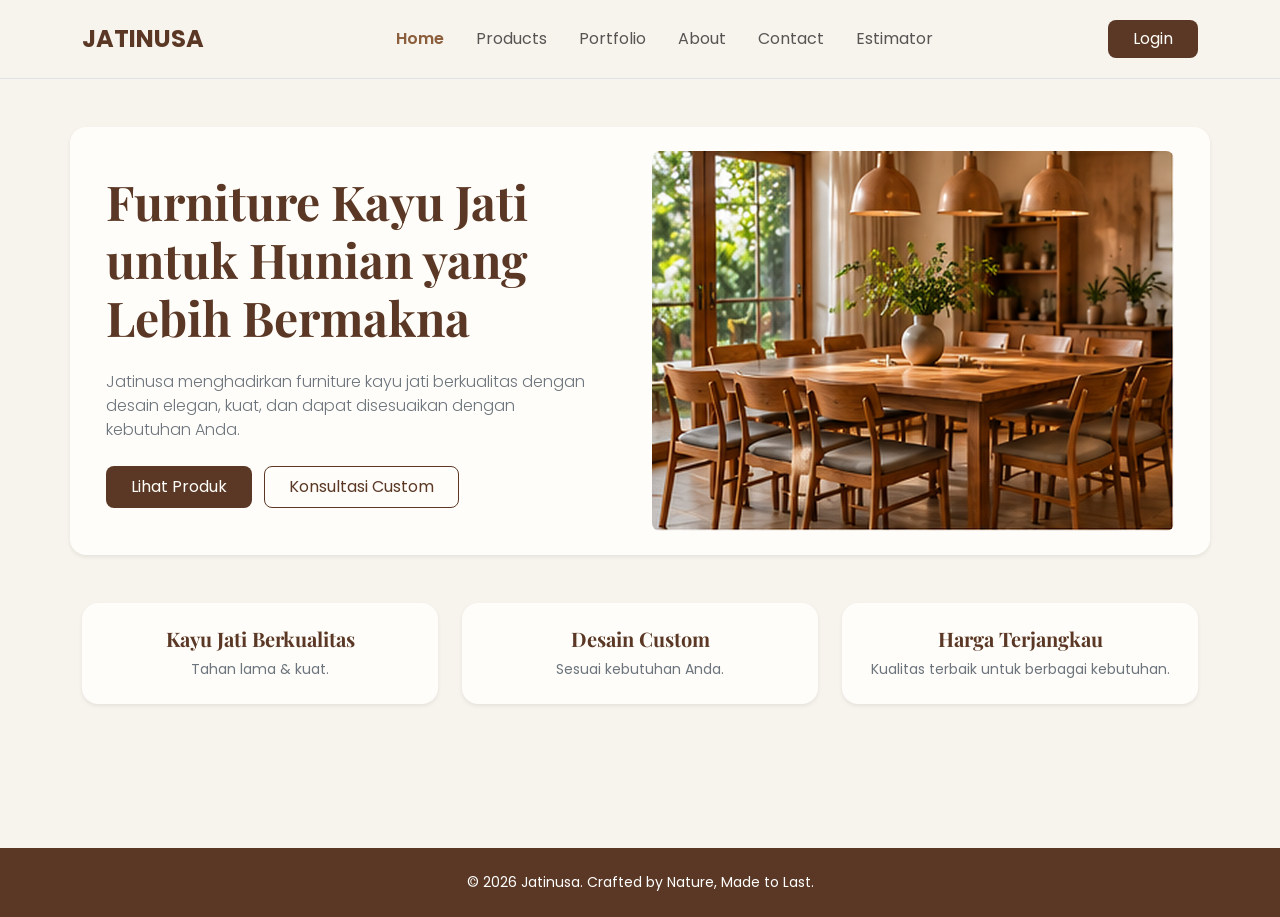
<file: index.html>
<!doctype html>
<html lang="id">
  <head>
    <meta charset="UTF-8" />
    <meta name="viewport" content="width=device-width, initial-scale=1.0" />
    <title>Jatinusa | Home</title>
    <link href="https://cdn.jsdelivr.net/npm/bootstrap@5.3.0/dist/css/bootstrap.min.css" rel="stylesheet" />
    <link rel="stylesheet" href="css/style.css" />
  </head>
  <body>
    <nav class="navbar navbar-expand-lg bg-cream border-bottom py-3">
      <div class="container">
        <a class="navbar-brand fs-4 fw-bold text-dark-brown" href="index.html">JATINUSA</a>
        <button class="navbar-toggler" type="button" data-bs-toggle="collapse" data-bs-target="#navbarNav">
          <span class="navbar-toggler-icon"></span>
        </button>
        <div class="collapse navbar-collapse" id="navbarNav">
          <ul class="navbar-nav mx-auto gap-2 gap-lg-3 my-3 my-lg-0 text-center">
            <li class="nav-item"><a class="nav-link active" href="index.html">Home</a></li>
            <li class="nav-item"><a class="nav-link" href="products.html">Products</a></li>
            <li class="nav-item"><a class="nav-link" href="portfolio.html">Portfolio</a></li>
            <li class="nav-item"><a class="nav-link" href="about.html">About</a></li>
            <li class="nav-item"><a class="nav-link" href="contact.html">Contact</a></li>
            <li class="nav-item"><a class="nav-link" href="estimator.html">Estimator</a></li>
          </ul>
          <div class="text-center">
            <a href="login.html" class="btn btn-jatinusa px-4">Login</a>
          </div>
        </div>
      </div>
    </nav>

    <main class="container py-4 py-lg-5">
      <!-- Bagian Hero: Menggunakan padding p-3 p-lg-4 agar tingginya persis sama dengan kotak di about.html -->
      <div class="row align-items-center mb-5 bg-warm-white p-3 p-lg-4 rounded-4 shadow-sm text-center text-lg-start flex-column-reverse flex-lg-row">
        <div class="col-lg-6 col-12 pe-lg-5 mt-4 mt-lg-0">
          <h1 class="display-5 fw-bold mb-3 mb-lg-4">Furniture Kayu Jati untuk Hunian yang Lebih Bermakna</h1>
          <p class="lead mb-4 text-secondary fs-6 fs-lg-5">Jatinusa menghadirkan furniture kayu jati berkualitas dengan desain elegan, kuat, dan dapat disesuaikan dengan kebutuhan Anda.</p>
          <div>
            <a href="products.html" class="btn btn-jatinusa px-4 py-2 me-lg-2 btn-mobile-full">Lihat Produk</a>
            <a href="contact.html" class="btn btn-jatinusa-outline px-4 py-2 btn-mobile-full">Konsultasi Custom</a>
          </div>
        </div>
        <div class="col-lg-6 col-12">
          <img src="images/dining-table.jpg" class="img-fluid rounded-3 w-100" alt="Dining Table" />
        </div>
      </div>

      <!-- Bagian Fitur -->
      <div class="row text-center mb-5 g-3 g-lg-4">
        <div class="col-lg-4 col-md-4 col-12">
          <div class="p-4 bg-warm-white rounded-4 shadow-sm h-100">
            <h5 class="fw-bold mb-2">Kayu Jati Berkualitas</h5>
            <p class="text-secondary mb-0 small">Tahan lama & kuat.</p>
          </div>
        </div>
        <div class="col-lg-4 col-md-4 col-12">
          <div class="p-4 bg-warm-white rounded-4 shadow-sm h-100">
            <h5 class="fw-bold mb-2">Desain Custom</h5>
            <p class="text-secondary mb-0 small">Sesuai kebutuhan Anda.</p>
          </div>
        </div>
        <div class="col-lg-4 col-md-4 col-12">
          <div class="p-4 bg-warm-white rounded-4 shadow-sm h-100">
            <h5 class="fw-bold mb-2">Harga Terjangkau</h5>
            <p class="text-secondary mb-0 small">Kualitas terbaik untuk berbagai kebutuhan.</p>
          </div>
        </div>
      </div>
    </main>

    <footer class="bg-dark-brown text-white py-4 mt-5 text-center">
      <p class="mb-0 small">© 2026 Jatinusa. Crafted by Nature, Made to Last.</p>
    </footer>
    <script src="https://cdn.jsdelivr.net/npm/bootstrap@5.3.0/dist/js/bootstrap.bundle.min.js"></script>
    <script src="js/script.js"></script>
  </body>
</html>
</file>
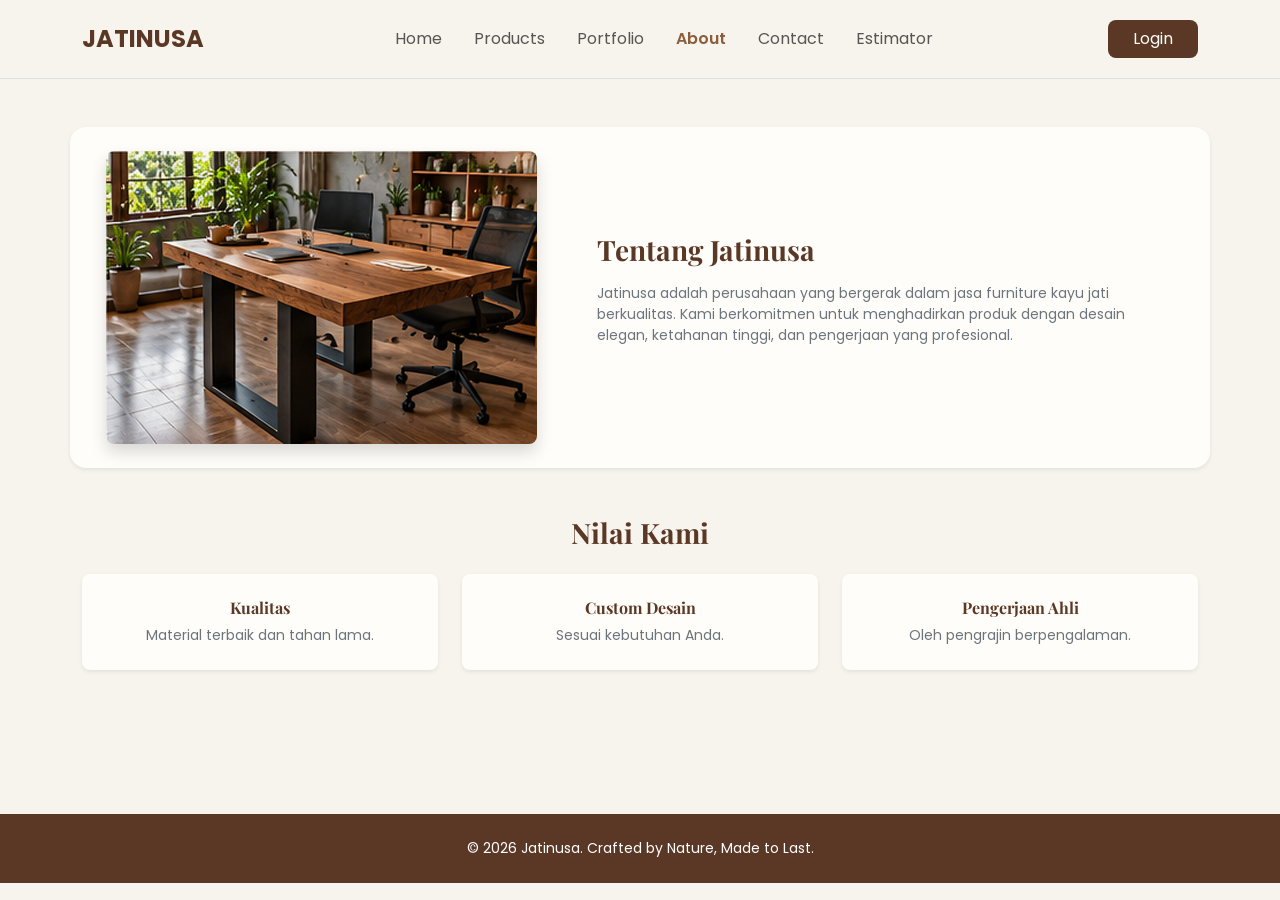
<file: about.html>
<!doctype html>
<html lang="id">
  <head>
    <meta charset="UTF-8" />
    <meta name="viewport" content="width=device-width, initial-scale=1.0" />
    <title>Jatinusa | About Us</title>
    <link href="https://cdn.jsdelivr.net/npm/bootstrap@5.3.0/dist/css/bootstrap.min.css" rel="stylesheet" />
    <link rel="stylesheet" href="css/style.css" />
  </head>
  <body>
    <nav class="navbar navbar-expand-lg bg-cream border-bottom py-3">
      <div class="container">
        <a class="navbar-brand fs-4 fw-bold text-dark-brown" href="index.html">JATINUSA</a>
        <button class="navbar-toggler" type="button" data-bs-toggle="collapse" data-bs-target="#navbarNav">
          <span class="navbar-toggler-icon"></span>
        </button>
        <div class="collapse navbar-collapse" id="navbarNav">
          <ul class="navbar-nav mx-auto gap-2 gap-lg-3 my-3 my-lg-0 text-center">
            <li class="nav-item"><a class="nav-link" href="index.html">Home</a></li>
            <li class="nav-item"><a class="nav-link" href="products.html">Products</a></li>
            <li class="nav-item"><a class="nav-link" href="portfolio.html">Portfolio</a></li>
            <li class="nav-item"><a class="nav-link active" href="about.html">About</a></li>
            <li class="nav-item"><a class="nav-link" href="contact.html">Contact</a></li>
            <li class="nav-item"><a class="nav-link" href="estimator.html">Estimator</a></li>
          </ul>
          <div class="text-center">
            <a href="login.html" class="btn btn-jatinusa px-4">Login</a>
          </div>
        </div>
      </div>
    </nav>

    <main class="container py-4 py-lg-5">
      <div class="row align-items-center mb-5 bg-warm-white p-3 p-lg-4 rounded-4 shadow-sm flex-column-reverse flex-lg-row text-center text-lg-start">
        <div class="col-lg-5 col-12 mb-4 mb-lg-0 mt-4 mt-lg-0">
          <img src="images/workshop.jpg" class="img-fluid rounded-3 shadow w-100" alt="Workshop Jatinusa" />
        </div>
        <div class="col-lg-7 col-12 ps-lg-5">
          <h2 class="fw-bold mb-3 fs-3 fs-lg-2">Tentang Jatinusa</h2>
          <p class="text-secondary small fs-lg-6">
            Jatinusa adalah perusahaan yang bergerak dalam jasa furniture kayu jati berkualitas. Kami berkomitmen untuk menghadirkan produk dengan desain elegan, ketahanan tinggi, dan pengerjaan yang profesional.
          </p>
        </div>
      </div>

      <h3 class="fw-bold mb-3 mb-lg-4 text-center">Nilai Kami</h3>
      <div class="row text-center mb-5 g-3 g-lg-4">
        <div class="col-lg-4 col-md-4 col-12">
          <div class="p-4 bg-warm-white rounded-3 shadow-sm h-100">
            <h5 class="fw-bold fs-6 fs-lg-5">Kualitas</h5>
            <p class="small text-secondary mb-0">Material terbaik dan tahan lama.</p>
          </div>
        </div>
        <div class="col-lg-4 col-md-4 col-12">
          <div class="p-4 bg-warm-white rounded-3 shadow-sm h-100">
            <h5 class="fw-bold fs-6 fs-lg-5">Custom Desain</h5>
            <p class="small text-secondary mb-0">Sesuai kebutuhan Anda.</p>
          </div>
        </div>
        <div class="col-lg-4 col-md-4 col-12">
          <div class="p-4 bg-warm-white rounded-3 shadow-sm h-100">
            <h5 class="fw-bold fs-6 fs-lg-5">Pengerjaan Ahli</h5>
            <p class="small text-secondary mb-0">Oleh pengrajin berpengalaman.</p>
          </div>
        </div>
      </div>
    </main>

    <footer class="bg-dark-brown text-white py-4 mt-5 text-center">
      <p class="mb-0 small">© 2026 Jatinusa. Crafted by Nature, Made to Last.</p>
    </footer>
    <script src="https://cdn.jsdelivr.net/npm/bootstrap@5.3.0/dist/js/bootstrap.bundle.min.js"></script>
    <script src="js/script.js"></script>
  </body>
</html>
</file>
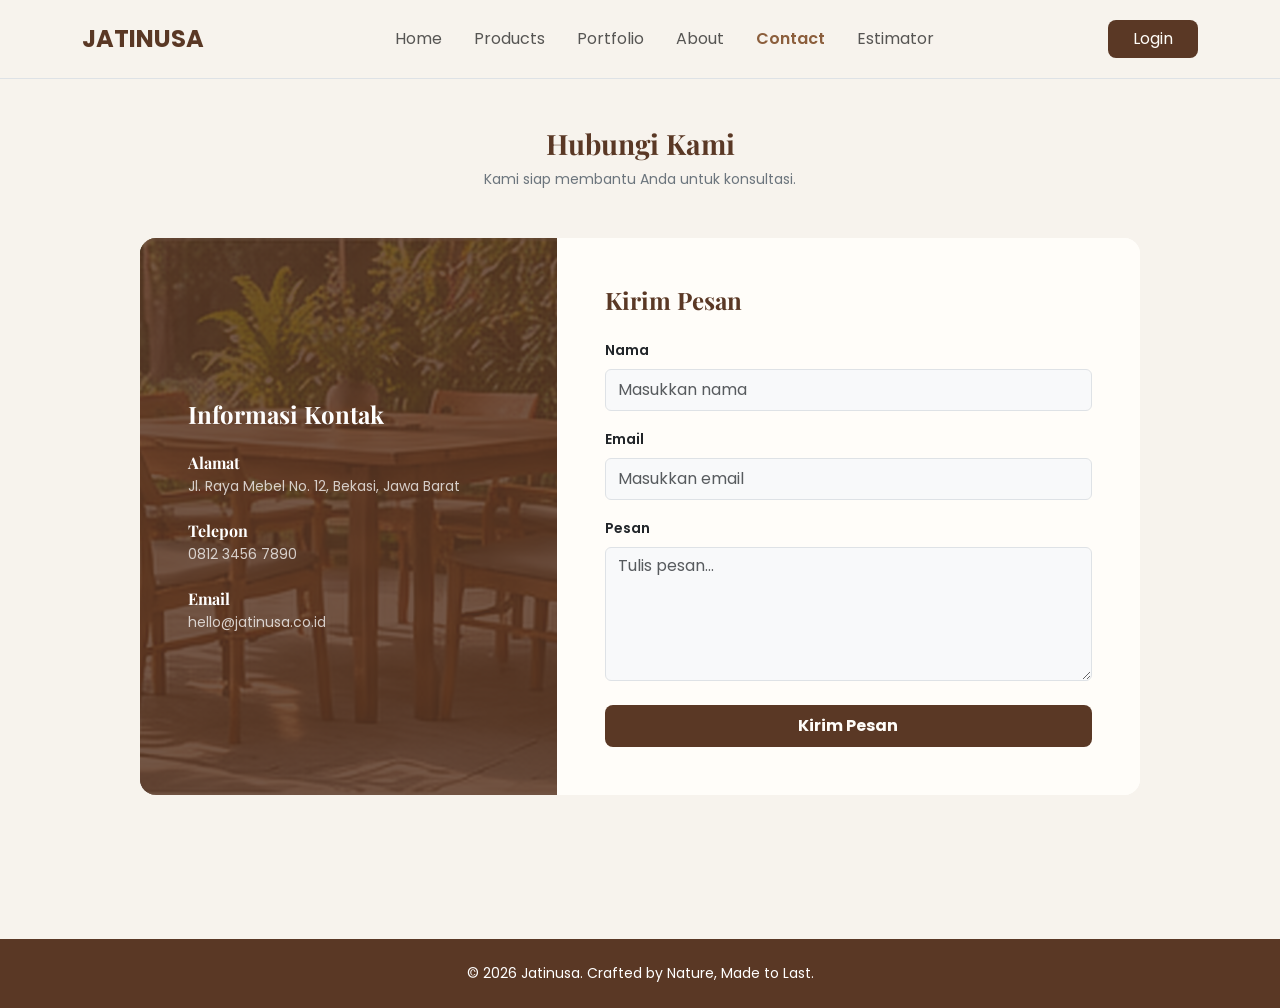
<file: contact.html>
<!doctype html>
<html lang="id">
  <head>
    <meta charset="UTF-8" />
    <meta name="viewport" content="width=device-width, initial-scale=1.0" />
    <title>Jatinusa | Contact Us</title>
    <!-- Preload gambar agar langsung dimuat tanpa delay -->
    <link rel="preload" href="images/outdoor.jpg" as="image" />
    <link href="https://cdn.jsdelivr.net/npm/bootstrap@5.3.0/dist/css/bootstrap.min.css" rel="stylesheet" />
    <link rel="stylesheet" href="css/style.css" />
  </head>
  <body>
    <nav class="navbar navbar-expand-lg bg-cream border-bottom py-3">
      <div class="container">
        <a class="navbar-brand fs-4 fw-bold text-dark-brown" href="index.html">JATINUSA</a>
        <button class="navbar-toggler" type="button" data-bs-toggle="collapse" data-bs-target="#navbarNav">
          <span class="navbar-toggler-icon"></span>
        </button>
        <div class="collapse navbar-collapse" id="navbarNav">
          <ul class="navbar-nav mx-auto gap-2 gap-lg-3 my-3 my-lg-0 text-center">
            <li class="nav-item"><a class="nav-link" href="index.html">Home</a></li>
            <li class="nav-item"><a class="nav-link" href="products.html">Products</a></li>
            <li class="nav-item"><a class="nav-link" href="portfolio.html">Portfolio</a></li>
            <li class="nav-item"><a class="nav-link" href="about.html">About</a></li>
            <li class="nav-item"><a class="nav-link active" href="contact.html">Contact</a></li>
            <li class="nav-item"><a class="nav-link" href="estimator.html">Estimator</a></li>
          </ul>
          <div class="text-center">
            <a href="login.html" class="btn btn-jatinusa px-4">Login</a>
          </div>
        </div>
      </div>
    </nav>

    <main class="container py-4 py-lg-5">
      <div class="text-center mb-4 mb-lg-5">
        <h2 class="fw-bold fs-3 fs-lg-2">Hubungi Kami</h2>
        <p class="text-secondary small px-3">Kami siap membantu Anda untuk konsultasi.</p>
      </div>

      <!-- Class shadow-lg sudah dihapus dari div di bawah ini -->
      <div class="card border-0 rounded-4 overflow-hidden mx-auto mb-5" style="max-width: 1000px">
        <div class="row g-0 align-items-stretch">
          <!-- Sisi Kiri: Informasi Kontak dengan Background Full dan Overlay Gelap -->
          <div class="col-lg-5 p-4 p-lg-5 text-white d-flex flex-column justify-content-center position-relative" style="background-color: #5a3825; z-index: 1">
            <!-- Layer Gambar Background -->
            <div class="position-absolute top-0 start-0 w-100 h-100" style="background: url(&quot;images/outdoor.jpg&quot;) center/cover no-repeat; z-index: -2"></div>

            <!-- Layer Overlay Warna Cokelat Transparan -->
            <div class="position-absolute top-0 start-0 w-100 h-100" style="background: rgba(90, 56, 37, 0.85); z-index: -1"></div>

            <!-- Konten Teks -->
            <h4 class="mb-4 fw-bold fs-4 text-white position-relative">Informasi Kontak</h4>
            <div class="mb-4 position-relative">
              <h6 class="fw-bold mb-1 fs-6 text-white">Alamat</h6>
              <p class="small text-white opacity-75 mb-0">Jl. Raya Mebel No. 12, Bekasi, Jawa Barat</p>
            </div>
            <div class="mb-4 position-relative">
              <h6 class="fw-bold mb-1 fs-6 text-white">Telepon</h6>
              <p class="small text-white opacity-75 mb-0">0812 3456 7890</p>
            </div>
            <div class="mb-0 position-relative">
              <h6 class="fw-bold mb-1 fs-6 text-white">Email</h6>
              <p class="small text-white opacity-75 mb-0">hello@jatinusa.co.id</p>
            </div>
          </div>

          <!-- Sisi Kanan: Form Kirim Pesan dengan Ruang Lebih Lega -->
          <div class="col-lg-7 bg-warm-white p-4 p-lg-5 d-flex flex-column justify-content-center">
            <h4 class="mb-4 fw-bold fs-4 text-dark-brown">Kirim Pesan</h4>
            <form>
              <div class="mb-3">
                <label class="form-label small fw-semibold">Nama</label>
                <input type="text" class="form-control bg-light py-2" placeholder="Masukkan nama" />
              </div>
              <div class="mb-3">
                <label class="form-label small fw-semibold">Email</label>
                <input type="email" class="form-control bg-light py-2" placeholder="Masukkan email" />
              </div>
              <div class="mb-4">
                <label class="form-label small fw-semibold">Pesan</label>
                <textarea id="pesanInput" class="form-control bg-light" rows="5" placeholder="Tulis pesan..."></textarea>
              </div>
              <button type="button" class="btn btn-jatinusa w-100 py-2 fw-bold">Kirim Pesan</button>
            </form>
          </div>
        </div>
      </div>
    </main>

    <footer class="bg-dark-brown text-white py-4 mt-5 text-center">
      <p class="mb-0 small">© 2026 Jatinusa. Crafted by Nature, Made to Last.</p>
    </footer>

    <script src="https://cdn.jsdelivr.net/npm/bootstrap@5.3.0/dist/js/bootstrap.bundle.min.js"></script>
    <script src="js/script.js"></script>
  </body>
</html>
</file>
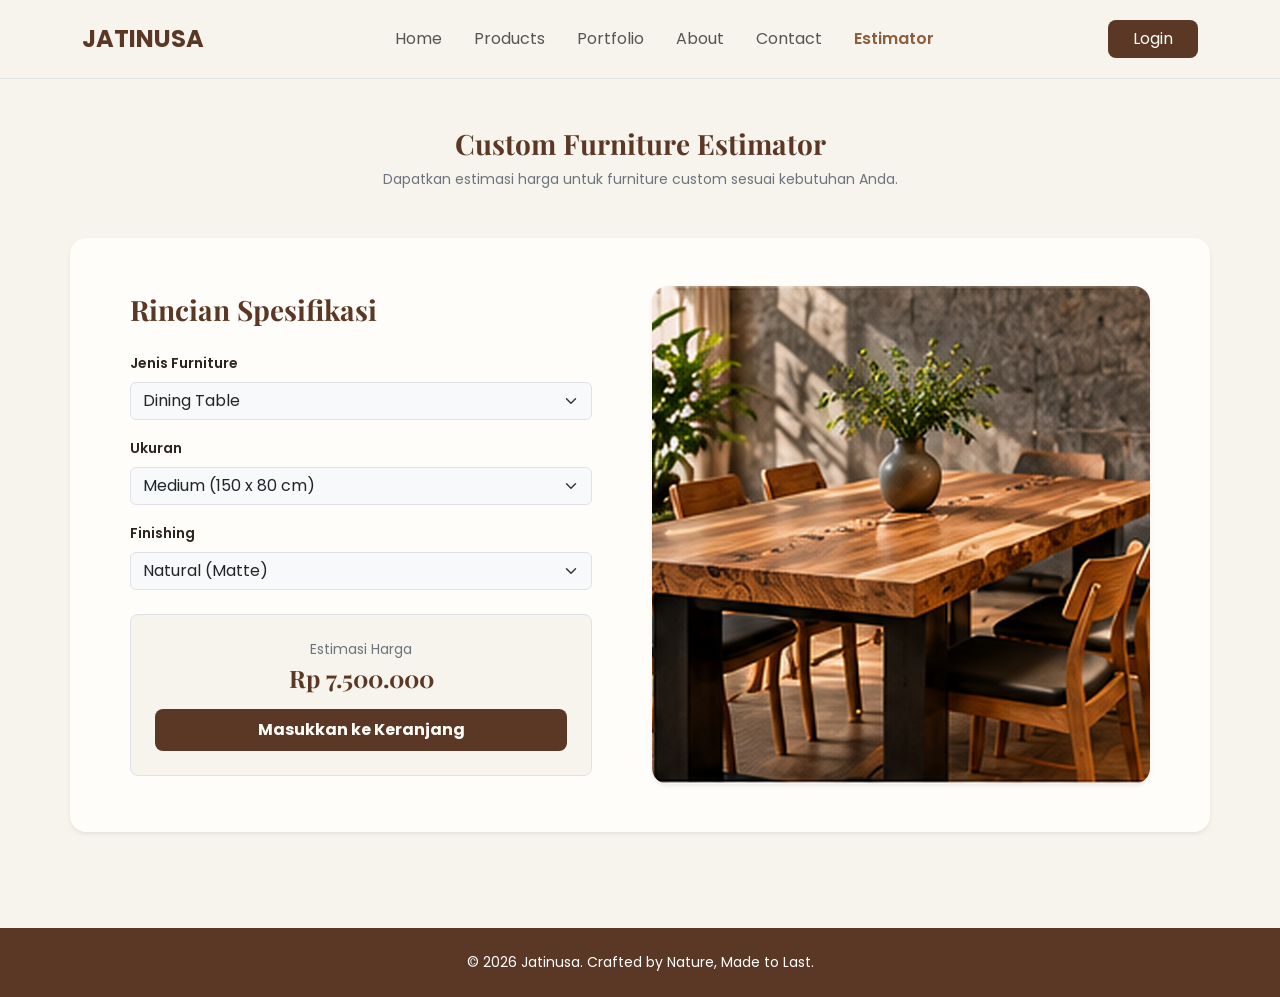
<file: estimator.html>
<!doctype html>
<html lang="id">
  <head>
    <meta charset="UTF-8" />
    <meta name="viewport" content="width=device-width, initial-scale=1.0" />
    <title>Jatinusa | Estimator</title>
    <link href="https://cdn.jsdelivr.net/npm/bootstrap@5.3.0/dist/css/bootstrap.min.css" rel="stylesheet" />
    <link rel="stylesheet" href="css/style.css" />
  </head>
  <body>
    <nav class="navbar navbar-expand-lg bg-cream border-bottom py-3">
      <div class="container">
        <a class="navbar-brand fs-4 fw-bold text-dark-brown" href="index.html">JATINUSA</a>
        <button class="navbar-toggler" type="button" data-bs-toggle="collapse" data-bs-target="#navbarNav">
          <span class="navbar-toggler-icon"></span>
        </button>
        <div class="collapse navbar-collapse" id="navbarNav">
          <ul class="navbar-nav mx-auto gap-2 gap-lg-3 my-3 my-lg-0 text-center">
            <li class="nav-item"><a class="nav-link" href="index.html">Home</a></li>
            <li class="nav-item"><a class="nav-link" href="products.html">Products</a></li>
            <li class="nav-item"><a class="nav-link" href="portfolio.html">Portfolio</a></li>
            <li class="nav-item"><a class="nav-link" href="about.html">About</a></li>
            <li class="nav-item"><a class="nav-link" href="contact.html">Contact</a></li>
            <li class="nav-item"><a class="nav-link active" href="estimator.html">Estimator</a></li>
          </ul>
          <div class="text-center">
            <a href="login.html" class="btn btn-jatinusa px-4">Login</a>
          </div>
        </div>
      </div>
    </nav>

    <main class="container py-4 py-lg-5">
      <div class="text-center mb-4 mb-lg-5">
        <h2 class="fw-bold fs-3 fs-lg-2">Custom Furniture Estimator</h2>
        <p class="text-secondary small px-3">Dapatkan estimasi harga untuk furniture custom sesuai kebutuhan Anda.</p>
      </div>

      <div class="row align-items-center bg-warm-white p-3 p-lg-5 rounded-4 shadow-sm">
        <div class="col-lg-6 col-12 pe-lg-5 mb-4 mb-lg-0">
          <h3 class="fw-bold" style="margin-bottom: 25px">Rincian Spesifikasi</h3>
          <form id="estimatorForm">
            <div class="mb-3">
              <label class="form-label fw-semibold small">Jenis Furniture</label>
              <select class="form-select bg-light" id="jenis" onchange="calculateEstimation()">
                <option value="Dining Table">Dining Table</option>
                <option value="Bed Frame">Bed Frame</option>
                <option value="TV Cabinet">TV Cabinet</option>
                <option value="Wardrobe">Wardrobe</option>
              </select>
            </div>
            <div class="mb-3">
              <label class="form-label fw-semibold small">Ukuran</label>
              <select class="form-select bg-light" id="ukuran" onchange="calculateEstimation()">
                <option value="Medium (150 x 80 cm)">Medium (150 x 80 cm)</option>
                <option value="Small (100 x 60 cm)">Small (100 x 60 cm)</option>
                <option value="Large (200 x 100 cm)">Large (200 x 100 cm)</option>
              </select>
            </div>
            <div class="mb-4">
              <label class="form-label fw-semibold small">Finishing</label>
              <select class="form-select bg-light" id="finishing" onchange="calculateEstimation()">
                <option value="Natural (Matte)">Natural (Matte)</option>
                <option value="Glossy">Glossy</option>
                <option value="Rustic">Rustic</option>
              </select>
            </div>

            <div class="bg-cream p-4 rounded-3 border text-center">
              <p class="mb-1 text-secondary small">Estimasi Harga</p>
              <h3 class="fw-bold text-dark-brown mb-3 fs-4 fs-lg-3" id="hasilEstimasi">Rp 7.500.000</h3>
              <button type="button" class="btn btn-jatinusa w-100 py-2 fw-bold" onclick="addEstimatorToCart()">Masukkan ke Keranjang</button>
            </div>
          </form>
        </div>
        <!-- Gambar disembunyikan di HP karena form sangat memakan layar, akan muncul di Tablet/Laptop -->
        <div class="col-lg-6 d-none d-md-block text-center">
          <img src="images/custom.jpg" class="img-fluid rounded-4 shadow-sm w-100" style="object-fit: cover; aspect-ratio: 1/1" alt="Estimator Reference" />
        </div>
      </div>
    </main>

    <footer class="bg-dark-brown text-white py-4 mt-5 text-center">
      <p class="mb-0 small">© 2026 Jatinusa. Crafted by Nature, Made to Last.</p>
    </footer>
    <script src="https://cdn.jsdelivr.net/npm/bootstrap@5.3.0/dist/js/bootstrap.bundle.min.js"></script>
    <script src="js/script.js"></script>
    <script>
      window.onload = calculateEstimation;
    </script>
  </body>
</html>
</file>
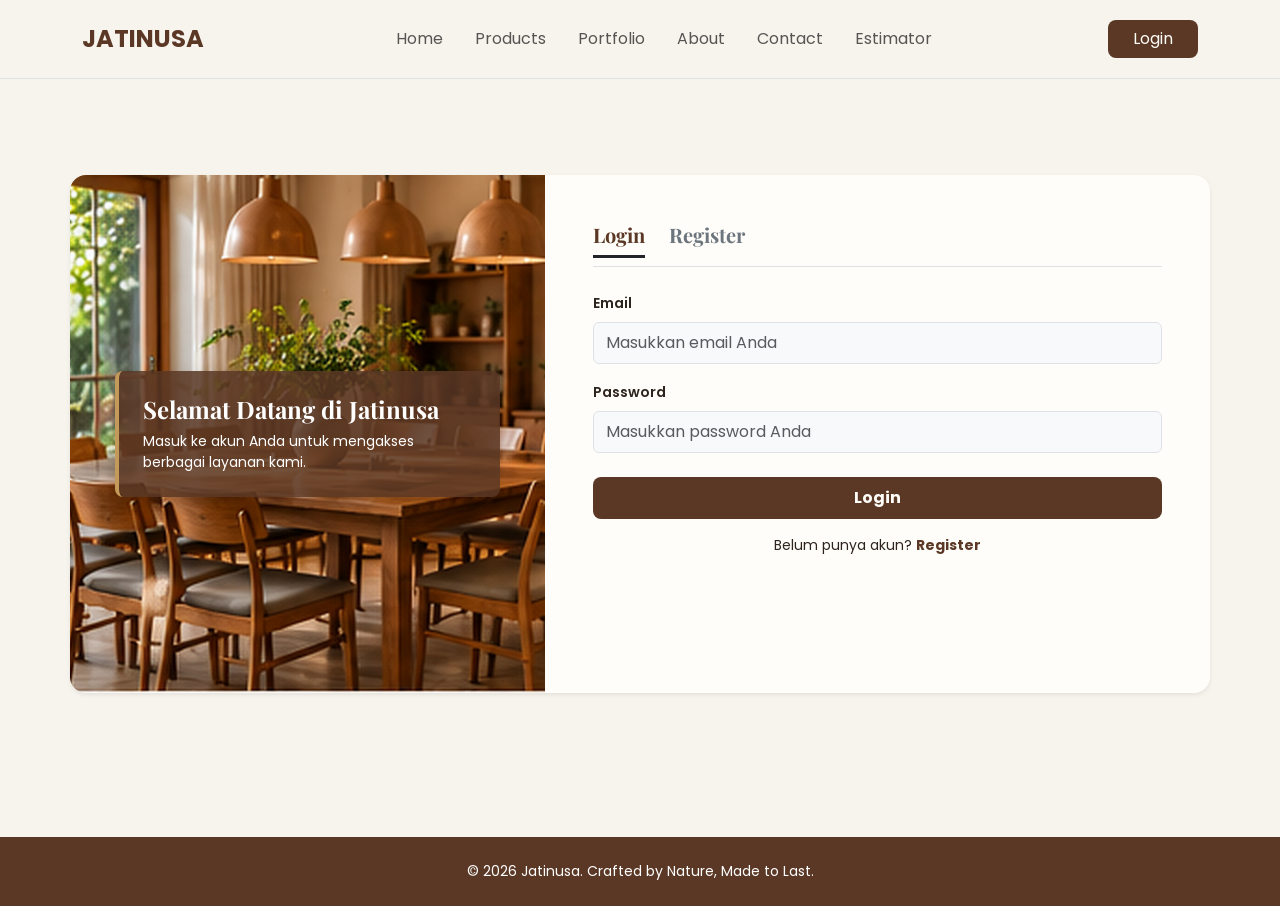
<file: login.html>
<!doctype html>
<html lang="id">
  <head>
    <meta charset="UTF-8" />
    <meta name="viewport" content="width=device-width, initial-scale=1.0" />
    <title>Jatinusa | Login</title>
    <link href="https://cdn.jsdelivr.net/npm/bootstrap@5.3.0/dist/css/bootstrap.min.css" rel="stylesheet" />
    <link rel="stylesheet" href="css/style.css" />
  </head>
  <body>
    <nav class="navbar navbar-expand-lg bg-cream border-bottom py-3">
      <div class="container">
        <a class="navbar-brand fs-4 fw-bold text-dark-brown" href="index.html">JATINUSA</a>
        <button class="navbar-toggler" type="button" data-bs-toggle="collapse" data-bs-target="#navbarNav">
          <span class="navbar-toggler-icon"></span>
        </button>
        <div class="collapse navbar-collapse" id="navbarNav">
          <ul class="navbar-nav mx-auto gap-2 gap-lg-3 my-3 my-lg-0 text-center">
            <li class="nav-item"><a class="nav-link" href="index.html">Home</a></li>
            <li class="nav-item"><a class="nav-link" href="products.html">Products</a></li>
            <li class="nav-item"><a class="nav-link" href="portfolio.html">Portfolio</a></li>
            <li class="nav-item"><a class="nav-link" href="about.html">About</a></li>
            <li class="nav-item"><a class="nav-link" href="contact.html">Contact</a></li>
            <li class="nav-item"><a class="nav-link" href="estimator.html">Estimator</a></li>
          </ul>
          <div class="text-center">
            <a href="login.html" class="btn btn-jatinusa px-4">Login</a>
          </div>
        </div>
      </div>
    </nav>

    <!-- Ditambahkan my-lg-5 dan py-5 agar halaman teregang lebih panjang ke bawah -->
    <main class="container py-5 my-lg-5">
      <div class="row bg-warm-white rounded-4 shadow-sm overflow-hidden align-items-stretch mb-5">
        <!-- Sisi Kiri: Banner Gambar -->
        <div class="col-lg-5 col-12 login-banner d-flex align-items-center justify-content-center p-4">
          <div class="login-card-box p-4 rounded-3 text-white text-center text-lg-start shadow">
            <h3 class="fw-bold fs-4 mb-2 text-white">Selamat Datang di Jatinusa</h3>
            <p class="small mb-0 text-white-59">Masuk ke akun Anda untuk mengakses berbagai layanan kami.</p>
          </div>
        </div>

        <!-- Sisi Kanan: Form Login & Register -->
        <div class="col-lg-7 col-12 p-4 p-lg-5 d-flex flex-column justify-content-center">
          <!-- Tab Navigasi -->
          <div class="d-flex justify-content-center justify-content-lg-start border-bottom mb-4">
            <h5 id="tabLogin" class="pb-2 border-bottom border-dark border-3 text-dark-brown me-4 fw-bold cursor-pointer" onclick="switchTab('login')" style="cursor: pointer">Login</h5>
            <h5 id="tabRegister" class="pb-2 text-secondary fw-bold cursor-pointer" onclick="switchTab('register')" style="cursor: pointer">Register</h5>
          </div>

          <!-- WRAPPER FORM dengan CSS Grid agar tinggi tidak pernah berubah (statis) -->
          <div style="display: grid; grid-template-columns: 1fr">
            <!-- Bagian Form Login -->
            <div id="formLogin" style="grid-row: 1; grid-column: 1; transition: opacity 0.3s ease; opacity: 1; visibility: visible; pointer-events: auto">
              <form>
                <div class="mb-3">
                  <label class="form-label fw-semibold small">Email</label>
                  <input type="email" class="form-control bg-light py-2" placeholder="Masukkan email Anda" />
                </div>
                <div class="mb-4">
                  <label class="form-label fw-semibold small">Password</label>
                  <input type="password" class="form-control bg-light py-2" placeholder="Masukkan password Anda" />
                </div>
                <button type="button" class="btn btn-jatinusa w-100 py-2 fw-bold">Login</button>
                <div class="text-center mt-3 small">
                  Belum punya akun?
                  <a
                    href="#"
                    onclick="
                      switchTab('register');
                      return false;
                    "
                    class="text-dark-brown fw-bold text-decoration-none"
                    >Register</a
                  >
                </div>
              </form>
            </div>

            <!-- Bagian Form Register -->
            <div id="formRegister" style="grid-row: 1; grid-column: 1; transition: opacity 0.3s ease; opacity: 0; visibility: hidden; pointer-events: none">
              <form>
                <div class="mb-3">
                  <label class="form-label fw-semibold small">Nama Lengkap</label>
                  <input type="text" class="form-control bg-light py-2" placeholder="Masukkan nama lengkap Anda" />
                </div>
                <div class="mb-3">
                  <label class="form-label fw-semibold small">Email</label>
                  <input type="email" class="form-control bg-light py-2" placeholder="Masukkan email Anda" />
                </div>
                <div class="mb-4">
                  <label class="form-label fw-semibold small">Password</label>
                  <input type="password" class="form-control bg-light py-2" placeholder="Buat password Anda" />
                </div>
                <button type="button" class="btn btn-jatinusa w-100 py-2 fw-bold">Daftar Sekarang</button>
                <div class="text-center mt-3 small">
                  Sudah punya akun?
                  <a
                    href="#"
                    onclick="
                      switchTab('login');
                      return false;
                    "
                    class="text-dark-brown fw-bold text-decoration-none"
                    >Login</a
                  >
                </div>
              </form>
            </div>
          </div>
        </div>
      </div>
    </main>

    <!-- Footer -->
    <footer class="bg-dark-brown text-white py-4 mt-5 text-center">
      <p class="mb-0 small">© 2026 Jatinusa. Crafted by Nature, Made to Last.</p>
    </footer>

    <script src="https://cdn.jsdelivr.net/npm/bootstrap@5.3.0/dist/js/bootstrap.bundle.min.js"></script>
    <script src="js/script.js"></script>
  </body>
</html>
</file>
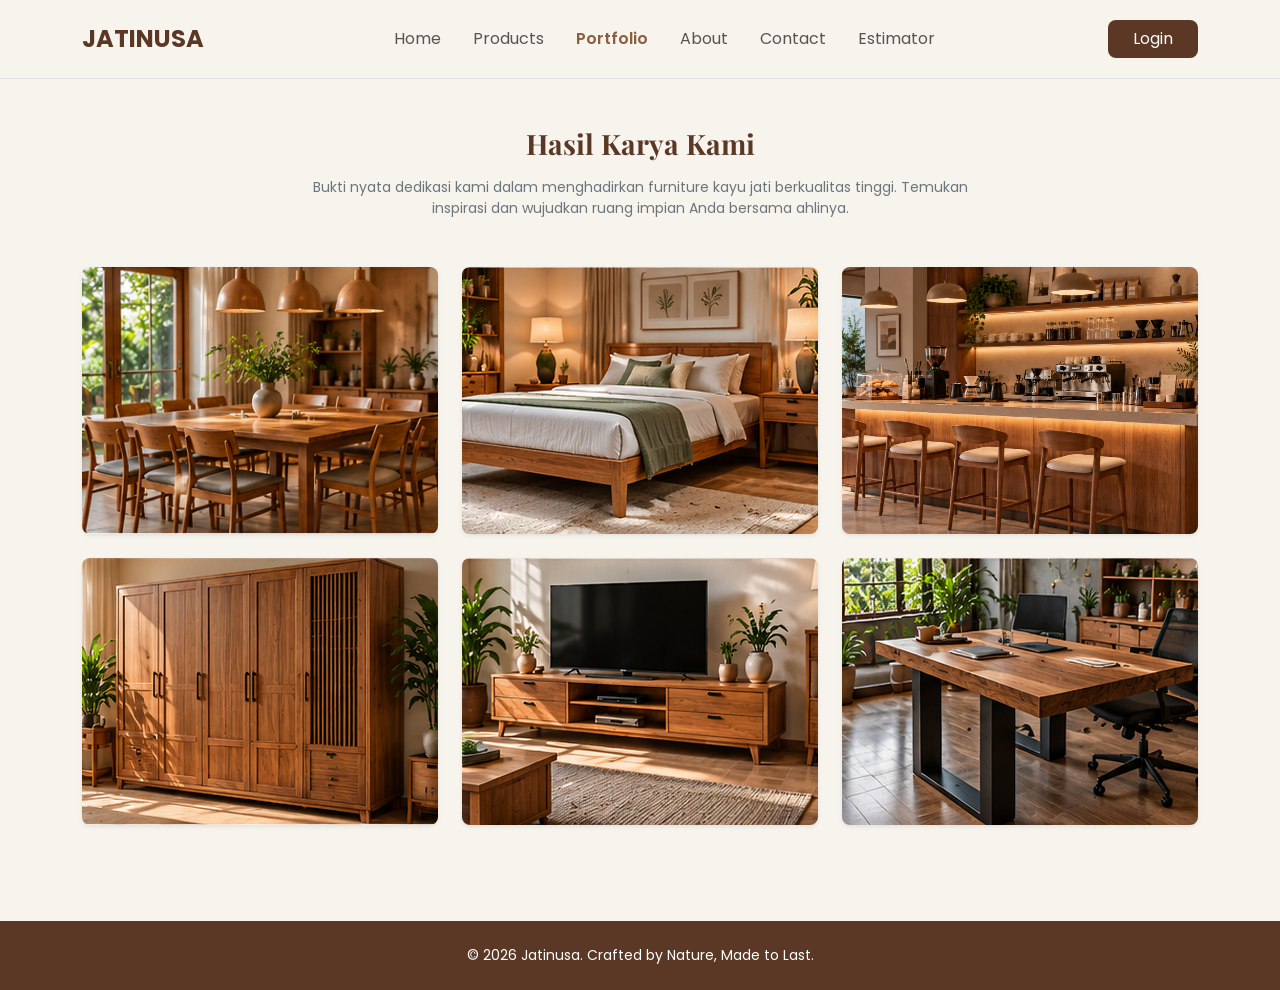
<file: portfolio.html>
<!doctype html>
<html lang="id">
  <head>
    <meta charset="UTF-8" />
    <meta name="viewport" content="width=device-width, initial-scale=1.0" />
    <title>Jatinusa | Portfolio</title>
    <link href="https://cdn.jsdelivr.net/npm/bootstrap@5.3.0/dist/css/bootstrap.min.css" rel="stylesheet" />
    <link rel="stylesheet" href="css/style.css" />
  </head>
  <body>
    <nav class="navbar navbar-expand-lg bg-cream border-bottom py-3">
      <div class="container">
        <a class="navbar-brand fs-4 fw-bold text-dark-brown" href="index.html">JATINUSA</a>
        <button class="navbar-toggler" type="button" data-bs-toggle="collapse" data-bs-target="#navbarNav">
          <span class="navbar-toggler-icon"></span>
        </button>
        <div class="collapse navbar-collapse" id="navbarNav">
          <ul class="navbar-nav mx-auto gap-2 gap-lg-3 my-3 my-lg-0 text-center">
            <li class="nav-item"><a class="nav-link" href="index.html">Home</a></li>
            <li class="nav-item"><a class="nav-link" href="products.html">Products</a></li>
            <li class="nav-item"><a class="nav-link active" href="portfolio.html">Portfolio</a></li>
            <li class="nav-item"><a class="nav-link" href="about.html">About</a></li>
            <li class="nav-item"><a class="nav-link" href="contact.html">Contact</a></li>
            <li class="nav-item"><a class="nav-link" href="estimator.html">Estimator</a></li>
          </ul>
          <div class="text-center">
            <a href="login.html" class="btn btn-jatinusa px-4">Login</a>
          </div>
        </div>
      </div>
    </nav>

    <main class="container py-4 py-lg-5 text-center">
      <h2 class="fw-bold mb-3 fs-3 fs-lg-2">Hasil Karya Kami</h2>
      <p class="text-secondary mb-4 mb-lg-5 mx-auto small px-3 px-lg-0" style="max-width: 700px">
        Bukti nyata dedikasi kami dalam menghadirkan furniture kayu jati berkualitas tinggi. Temukan inspirasi dan wujudkan ruang impian Anda bersama ahlinya.
      </p>

      <div class="row g-3 g-lg-4">
        <div class="col-lg-4 col-md-6 col-12"><img src="images/dining-table.jpg" class="img-fluid rounded-3 shadow-sm w-100" style="object-fit: cover; aspect-ratio: 4/3" alt="Karya Jatinusa" /></div>
        <div class="col-lg-4 col-md-6 col-12"><img src="images/bed.jpg" class="img-fluid rounded-3 shadow-sm w-100" style="object-fit: cover; aspect-ratio: 4/3" alt="Karya Jatinusa" /></div>
        <div class="col-lg-4 col-md-6 col-12"><img src="images/coffee-table.jpg" class="img-fluid rounded-3 shadow-sm w-100" style="object-fit: cover; aspect-ratio: 4/3" alt="Karya Jatinusa" /></div>
        <div class="col-lg-4 col-md-6 col-12"><img src="images/wardrobe.jpg" class="img-fluid rounded-3 shadow-sm w-100" style="object-fit: cover; aspect-ratio: 4/3" alt="Karya Jatinusa" /></div>
        <div class="col-lg-4 col-md-6 col-12"><img src="images/tv-cabinet.jpg" class="img-fluid rounded-3 shadow-sm w-100" style="object-fit: cover; aspect-ratio: 4/3" alt="Karya Jatinusa" /></div>
        <div class="col-lg-4 col-md-6 col-12"><img src="images/workshop.jpg" class="img-fluid rounded-3 shadow-sm w-100" style="object-fit: cover; aspect-ratio: 4/3" alt="Karya Jatinusa" /></div>
      </div>
    </main>

    <footer class="bg-dark-brown text-white py-4 mt-5 text-center">
      <p class="mb-0 small">© 2026 Jatinusa. Crafted by Nature, Made to Last.</p>
    </footer>
    <script src="https://cdn.jsdelivr.net/npm/bootstrap@5.3.0/dist/js/bootstrap.bundle.min.js"></script>
    <script src="js/script.js"></script>
  </body>
</html>
</file>
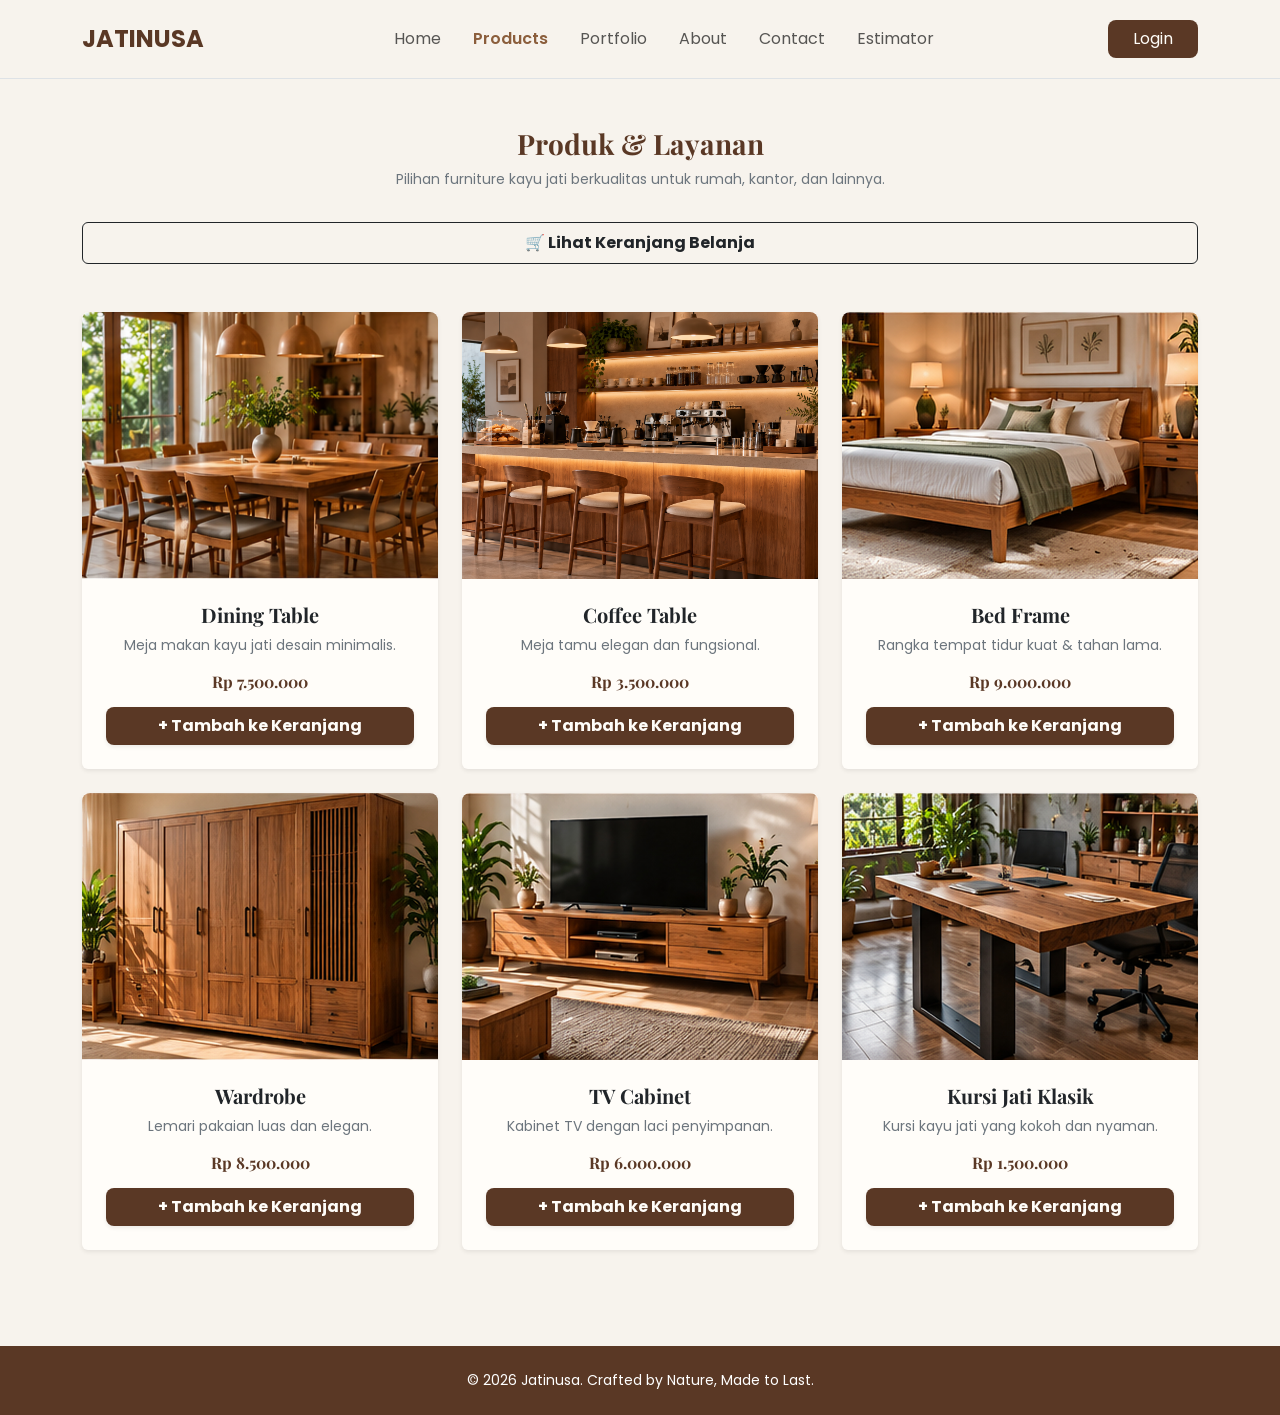
<file: products.html>
<!doctype html>
<html lang="id">
  <head>
    <meta charset="UTF-8" />
    <meta name="viewport" content="width=device-width, initial-scale=1.0" />
    <title>Jatinusa | Products</title>
    <link href="https://cdn.jsdelivr.net/npm/bootstrap@5.3.0/dist/css/bootstrap.min.css" rel="stylesheet" />
    <link rel="stylesheet" href="css/style.css" />
  </head>
  <body>
    <!-- Navigasi -->
    <nav class="navbar navbar-expand-lg bg-cream border-bottom py-3">
      <div class="container">
        <a class="navbar-brand fs-4 fw-bold text-dark-brown" href="index.html">JATINUSA</a>
        <button class="navbar-toggler" type="button" data-bs-toggle="collapse" data-bs-target="#navbarNav">
          <span class="navbar-toggler-icon"></span>
        </button>
        <div class="collapse navbar-collapse" id="navbarNav">
          <ul class="navbar-nav mx-auto gap-2 gap-lg-3 my-3 my-lg-0 text-center">
            <li class="nav-item"><a class="nav-link" href="index.html">Home</a></li>
            <li class="nav-item"><a class="nav-link active" href="products.html">Products</a></li>
            <li class="nav-item"><a class="nav-link" href="portfolio.html">Portfolio</a></li>
            <li class="nav-item"><a class="nav-link" href="about.html">About</a></li>
            <li class="nav-item"><a class="nav-link" href="contact.html">Contact</a></li>
            <li class="nav-item"><a class="nav-link" href="estimator.html">Estimator</a></li>
          </ul>
          <div class="text-center mt-2 mt-lg-0">
            <a href="login.html" class="btn btn-jatinusa px-4 w-100 w-lg-auto">Login</a>
          </div>
        </div>
      </div>
    </nav>

    <main class="container py-4 py-lg-5">
      <!-- Header Halaman Produk -->
      <div class="text-center mb-4 mb-lg-5">
        <h2 class="fw-bold fs-3 fs-lg-2">Produk & Layanan</h2>
        <p class="text-secondary small fs-md-6 px-3">Pilihan furniture kayu jati berkualitas untuk rumah, kantor, dan lainnya.</p>

        <!-- Tombol Buka/Tutup Keranjang -->
        <button class="btn btn-outline-dark mt-3 fw-bold position-relative px-4 py-2 w-100 w-md-auto d-md-inline-block" onclick="toggleCartPanel()">
          🛒 Lihat Keranjang Belanja
          <span id="cartBadge" class="position-absolute top-0 start-100 translate-middle badge rounded-pill bg-danger d-none"> 0 </span>
        </button>
      </div>

      <!-- ========================================== -->
      <!-- PANEL KERANJANG BELANJA (CART) DENGAN ANIMASI -->
      <!-- ========================================== -->
      <!-- Wrapper 'collapse' ini yang akan memberikan efek smooth turun ke bawah -->
      <div class="collapse mb-4 mb-lg-5" id="collapseCart">
        <div id="cartPanel" class="bg-warm-white p-3 p-md-4 rounded-4 shadow border">
          <!-- Header Panel dengan Tombol X -->
          <div class="d-flex justify-content-between align-items-center mb-4 border-bottom pb-3">
            <h4 class="fw-bold text-dark-brown m-0">🛒 Keranjang Belanja</h4>
            <button type="button" class="btn-close shadow-none" aria-label="Tutup Panel" onclick="toggleCartPanel()"></button>
          </div>

          <!-- Wadah Item Keranjang (Berbasis Card) -->
          <div id="cartItemContainer" class="d-flex flex-column gap-3 mb-4">
            <!-- Item keranjang (Card) akan dirender di sini oleh JavaScript -->
          </div>

          <!-- Bagian Total & Checkout -->
          <div class="d-flex flex-column flex-md-row justify-content-between align-items-center pt-3 border-top gap-3">
            <h4 class="fw-bold mb-0 text-dark-brown text-center text-md-start w-100 w-md-auto">Total: <span id="cartTotal">Rp 0</span></h4>
            <button class="btn btn-success px-4 py-2 fw-bold shadow-sm w-100 w-md-auto" onclick="checkoutCart()">Proses Pesanan (Checkout)</button>
          </div>
        </div>
      </div>
      <!-- ========================================== -->

      <!-- WADAH PRODUK (KATALOG TOKO) -->
      <div class="row g-3 g-lg-4 justify-content-center" id="dynamicProductContainer">
        <!-- Diisi secara dinamis oleh JavaScript -->
      </div>
    </main>

    <!-- Footer -->
    <footer class="bg-dark-brown text-white py-4 mt-5 text-center">
      <p class="mb-0 small">© 2026 Jatinusa. Crafted by Nature, Made to Last.</p>
    </footer>

    <script src="https://cdn.jsdelivr.net/npm/bootstrap@5.3.0/dist/js/bootstrap.bundle.min.js"></script>
    <script src="js/script.js"></script>
  </body>
</html>
</file>
<file: css/style.css>
@import url("https://fonts.googleapis.com/css2?family=Playfair+Display:wght@600;700&family=Poppins:wght@300;400;500;600&display=swap");

:root {
  --dark-brown: #5a3825;
  --medium-brown: #8b5e3c;
  --light-brown: #b98a62;
  --cream: #f7f3ed;
  --warm-white: #fffdf9;
}

body {
  font-family: "Poppins", sans-serif;
  background-color: var(--cream);
  color: #2e241e;
  overflow-x: hidden;
}

h1,
h2,
h3,
h4,
h5,
h6 {
  font-family: "Playfair Display", serif;
  color: var(--dark-brown);
}

.bg-cream {
  background-color: var(--cream) !important;
}
.bg-warm-white {
  background-color: var(--warm-white) !important;
}
.bg-dark-brown {
  background-color: var(--dark-brown) !important;
}
.text-dark-brown {
  color: var(--dark-brown) !important;
}

.btn-jatinusa {
  background-color: var(--dark-brown);
  color: var(--warm-white);
  border-radius: 8px;
  transition: 0.3s;
}
.btn-jatinusa:hover {
  background-color: var(--medium-brown);
  color: white;
}
.btn-jatinusa-outline {
  border: 1px solid var(--dark-brown);
  color: var(--dark-brown);
  border-radius: 8px;
  background-color: transparent;
  transition: 0.3s;
}
.btn-jatinusa-outline:hover {
  background-color: var(--dark-brown);
  color: white;
}
.nav-link:hover,
.nav-link.active {
  color: var(--medium-brown) !important;
  font-weight: 600;
}

/* Perbaikan Kotak Teks Login agar tulisan sangat kontras dan terlihat jelas */
.login-banner {
  background: url("../images/dining-table.jpg") center/cover no-repeat;
  min-height: 480px;
  position: relative;
}

.login-card-box {
  background: rgba(90, 56, 37, 0.85); /* Menggunakan warna Dark Brown semi-transparan yang elegan */
  border-left: 4px solid #c49a5a; /* Tambahan aksen garis emas di kiri */
  max-width: 90%;
  margin: auto;
}

@media (max-width: 576px) {
  h1.display-5 {
    font-size: 2.2rem;
  }
  .btn-mobile-full {
    width: 100%;
    display: block;
    margin-bottom: 10px;
  }
  .login-banner {
    min-height: 250px;
  }
}

/* Banner & Card untuk Halaman Contact */
.contact-banner {
  background-color: #5a3825; /* Warna dasar penahan kedip */
  background-image: url("../images/workshop.jpg");
  background-position: center;
  background-size: cover;
  background-repeat: no-repeat;
  min-height: 100%;
  position: relative;
}

.contact-card-box {
  background: rgba(90, 56, 37, 0.85);
  border-top: 4px solid #c49a5a;
  backdrop-filter: blur(5px);
}

@media (max-width: 991px) {
  .contact-banner {
    min-height: 300px;
  }
}
</file>
